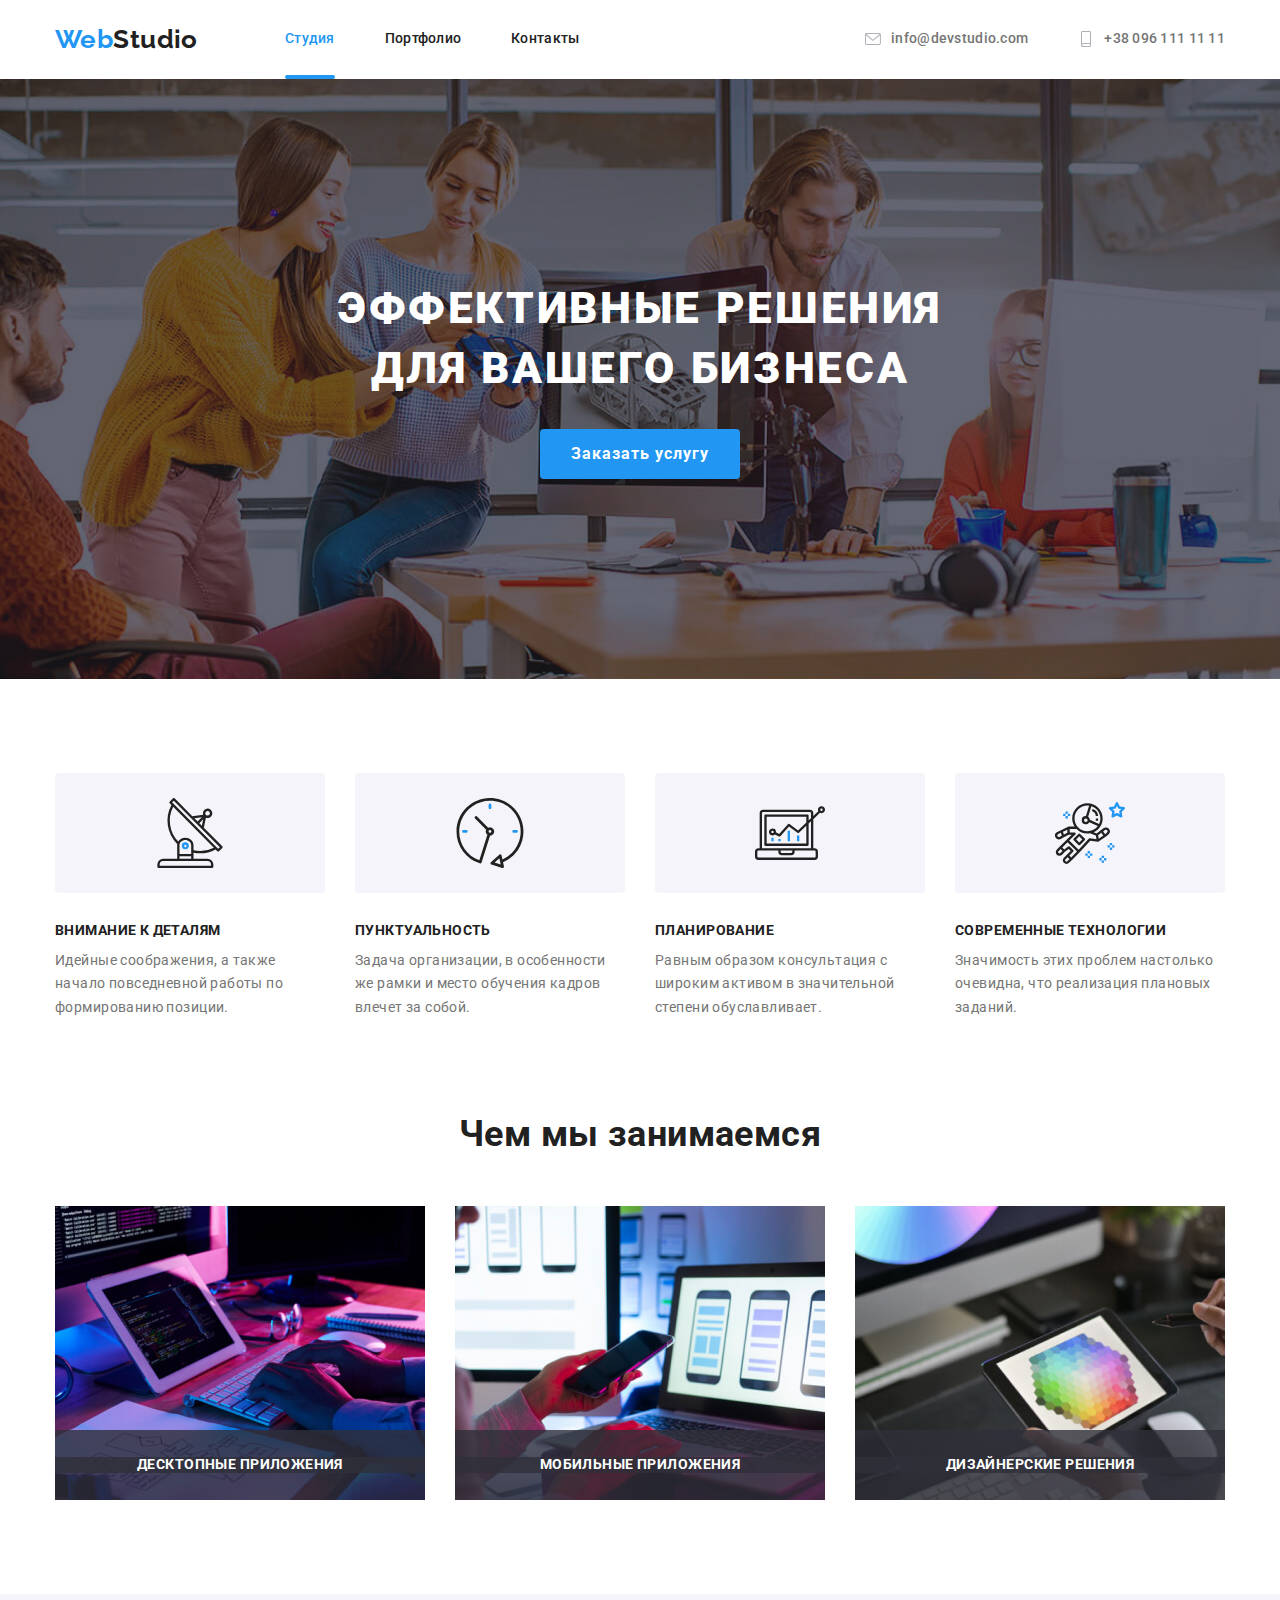
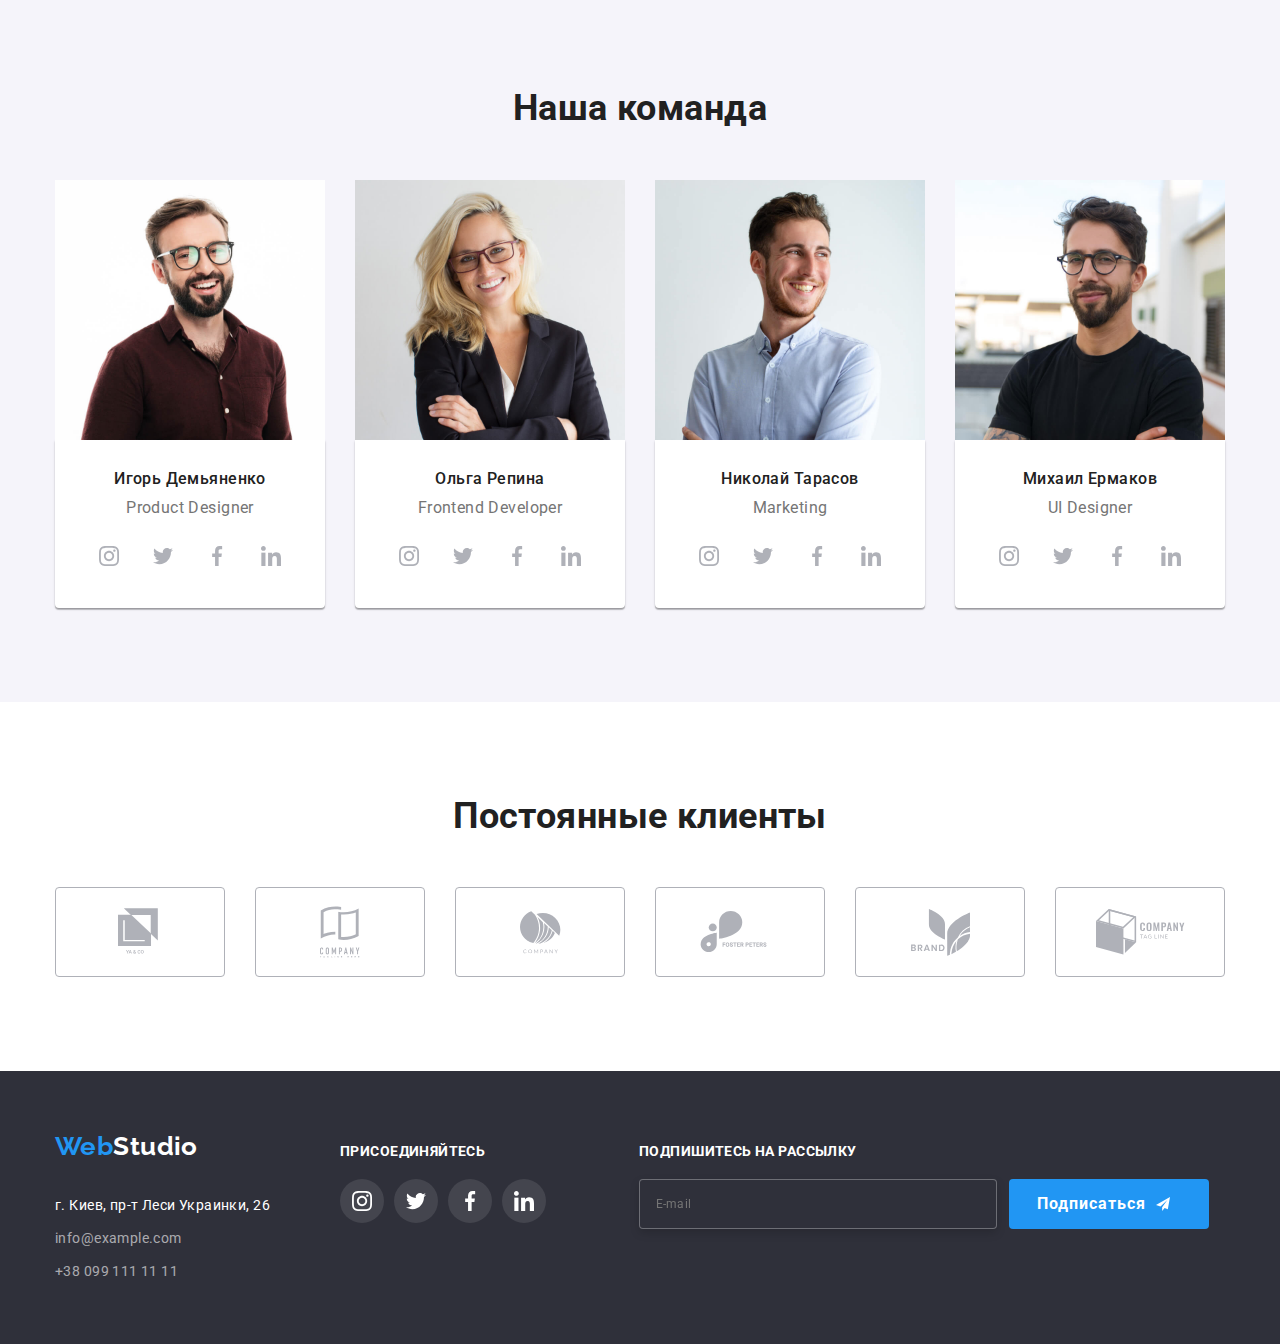
<file: index.html>
<!DOCTYPE html>
<html lang="ru">
  <head>
    <meta charset="UTF-8" />
    <meta name="viewport" content="width=device-width, initial-scale=1.0" />
    <title>Студия</title>
    <link link href="https://fonts.googleapis.com/css2?family=Raleway:wght@500&family=Roboto:wght@400;500;700;900&display=swap" rel="stylesheet" />
    <link rel="stylesheet" href="./css/main.min.css" /> 
  </head>

  <body class="page">
    <!--Шапка-->
    <header class="page-header">
      <div class="container">
      <nav>
        <a href="./index.html" class="logo link">Web<span class="logo-secondary">Studio</span></a>
      
        <ul class="site-nav list">
          <li class="item"><a href="./index.html" class="link current">Студия</a></li>
          <li class="item"><a href="./portfolio.html" class="link">Портфолио</a></li>
          <li class="item"><a href="" class="link">Контакты</a></li>                                   
        </ul>
      
        <ul class="auth-nav list">
          <li class="item"><a href="" class="link">
            <svg class="header-icon"><use href="./images/sprite.svg#icon-envelope"></use></svg>info@devstudio.com</a></li>
          <li class="item"><a href="" class="link">
            <svg class="header-icon" ><use href="./images/sprite.svg#icon-smartphone"></use></svg>+38 096 111 11 11</a></li>
        </ul>
      </nav>
      </div> 
    </header>

    <main>
      <!--Герой-->
      <section class="hero">
      <div class="container">
        <h1 class="hero-title">Эффективные решения<br> для вашего бизнеса</h1>
        <button class="button link" type="button" data-modal-open>Заказать услугу</button>
        <!-- <a href="" class="button link" data-modal-open>Заказать услугу</a> -->
      </div>
      </section>

      <!--Наши плюсы-->
      <section class="section weprossection">
      <div class="container wepros">
        <h2 hidden class="section-title">преимущества</h2>
        <!--Скрытый заголовок-->
        <ul class="benefits list">
          <li class="benefits-list-item-first marging-list">
            <h3 class="title">Внимание к деталям</h3>
            <p class="text">
              Идейные соображения, а также начало повседневной работы по
              формированию позиции.
            </p>
          </li>
          <li class="benefits-list-item-secondary marging-list">
            <h3 class="title">Пунктуальность</h3>
            <p class="text">
              Задача организации, в особенности же рамки и место обучения кадров
              влечет за собой.
            </p>
          </li>
          <li class="benefits-list-item-third marging-list">
            <h3 class="title">Планирование</h3>
            <p class="text">
              Равным образом консультация с широким активом в значительной
              степени обуславливает.
            </p>
          </li>
          <li class="benefits-list-item-fourth marging-list">
            <h3 class="title">Современные технологии</h3>
            <p class="text">
              Значимость этих проблем настолько очевидна, что реализация
              плановых заданий.
            </p>
          </li>
        </ul>
      </div>
      </section>

      <!--Чем мы занимаемся-->
      <section class="section">
      <div class="container wedo">
        <h2 class="section-title">Чем мы занимаемся</h2>
        <ul class="list wedo-list">
          <li class="item">
            <img src="./images/occupation/img-1.jpg" alt="ноутбук" width="370"
            height="294" />
            <div class="wedo-list-container">
            <h3 class="title-secondary">Десктопные приложения</h3></div>
          </li>
          <li class="item">
            <img src="./images/occupation/img-2.jpg" alt="мобильный телефон"
            width="370" height="294" />
            <div class="wedo-list-container">
            <h3 class="title-secondary">Мобильные приложения</h3></div>
          </li>
          <li class="item">
            <img src="./images/occupation/img-3.jpg" alt="ноутбук" width="370"
            height="294" />
            <div class="wedo-list-container">
            <h3 class="title-secondary">Дизайнерские решения</h3></div>
          </li>
        </ul>
      </div>
      </section>

      <!--Наша команда-->
      <section class="section ourteam">
      <div class="container ourteam-container">
        <h2 class="section-title">Наша команда</h2>
        <ul class="list ourteam-list">
          <li class="item">
            <img src="./images/our-team/photo-1.jpg" alt="фото сотрудника"
            width="270" height="260" />
            <div class="ourteam-content">
            <h3 class="title-primery ourteam-title-margin">Игорь Демьяненко</h3>
            <p class="text">Product Designer</p>
            <ul class="list list-socialnetworks ourteam-socialnetworks">
              <li class="item-socialnetworks "><a href="" aria-label="Ссылка на Instagram">
                <svg class="ourteam-icon"><use href="./images/sprite.svg#icon-instagram"></use></svg>
              </a></li>
              <li class="item-socialnetworks "><a href="" aria-label="Ссылка на Twitter">
                <svg class="ourteam-icon"><use href="./images/sprite.svg#icon-twitter"></use></svg>
              </a></li>
              <li class="item-socialnetworks "><a href="" aria-label="Ссылка на Facebook">
                <svg class="ourteam-icon"><use href="./images/sprite.svg#icon-facebook"></use></svg>
            </a></li>
              <li class="item-socialnetworks "><a href="" aria-label="Ссылка на LinkedIn">
                <svg class="ourteam-icon"><use href="./images/sprite.svg#icon-linkedin"></use></svg>
              </a></li>
            </ul>
            </div>
          </li>
          <li class="item">
            <img src="./images/our-team/photo-2.jpg" alt="фото сотрудника"
            width="270" height="260" />
            <div class="ourteam-content">
            <h3 class="title-primery ourteam-title-margin">Ольга Репина</h3>
            <p class="text">Frontend Developer</p>
            <ul class="list list-socialnetworks ourteam-socialnetworks">
              <li class="item-socialnetworks "><a href="" aria-label="Ссылка на Instagram">
                <svg class="ourteam-icon"><use href="./images/sprite.svg#icon-instagram"></use></svg>
                </a></li>
              <li class="item-socialnetworks "><a href="" aria-label="Ссылка на Twitter">
                <svg class="ourteam-icon"><use href="./images/sprite.svg#icon-twitter"></use></svg>
                </a></li>
              <li class="item-socialnetworks "><a href="" aria-label="Ссылка на Facebook">
                <svg class="ourteam-icon"><use href="./images/sprite.svg#icon-facebook"></use></svg>
                </a></li>
              <li class="item-socialnetworks "><a href="" aria-label="Ссылка на LinkedIn">
                <svg class="ourteam-icon"><use href="./images/sprite.svg#icon-linkedin"></use></svg>
                </a></li>
            </ul> 
            </div>
            </li>
            <li class="item">
            <img src="./images/our-team/photo-3.jpg" alt="фото сотрудника"
            width="270" height="260" />
            <div class="ourteam-content">
            <h3 class="title-primery ourteam-title-margin">Николай Тарасов</h3>
            <p class="text">Marketing</p>
            <ul class="list list-socialnetworks ourteam-socialnetworks">
              <li class="item-socialnetworks "><a href="" aria-label="Ссылка на Instagram">
                  <svg class="ourteam-icon"><use href="./images/sprite.svg#icon-instagram"></use></svg>
                </a></li>
              <li class="item-socialnetworks "><a href="" aria-label="Ссылка на Twitter">
                  <svg class="ourteam-icon"><use href="./images/sprite.svg#icon-twitter"></use></svg>
                </a></li>
              <li class="item-socialnetworks "><a href="" aria-label="Ссылка на Facebook">
                  <svg class="ourteam-icon"><use href="./images/sprite.svg#icon-facebook"></use></svg>
                </a></li>
              <li class="item-socialnetworks"><a href="" aria-label="Ссылка на LinkedIn">
                  <svg class="ourteam-icon"><use href="./images/sprite.svg#icon-linkedin"></use></svg>
                </a></li>
            </ul>
          </div>
          </li>
          <li class="item">
            <img src="./images/our-team/photo-4.jpg" alt="фото сотрудника"
            width="270" height="260" />
            <div class="ourteam-content">
              <h3 class="title-primery ourteam-title-margin">Михаил Ермаков</h3>
              <p class="text">UI Designer</p>
              <ul class="list list-socialnetworks ourteam-socialnetworks">
                <li class="item-socialnetworks "><a  href="" aria-label="Ссылка на Instagram">
                    <svg class="ourteam-icon">
                      <use href="./images/sprite.svg#icon-instagram"></use>
                    </svg>
                  </a></li>
                <li class="item-socialnetworks"><a  href="" aria-label="Ссылка на Twitter">
                    <svg class="ourteam-icon">
                      <use href="./images/sprite.svg#icon-twitter"></use>
                    </svg>
                  </a></li>
                <li class="item-socialnetworks"><a  href="" aria-label="Ссылка на Facebook">
                    <svg class="ourteam-icon">
                      <use href="./images/sprite.svg#icon-facebook"></use>
                    </svg>
                  </a></li>
                <li class="item-socialnetworks"><a  href="" aria-label="Ссылка на LinkedIn">
                    <svg class="ourteam-icon">
                      <use href="./images/sprite.svg#icon-linkedin"></use>
                    </svg>
                  </a></li>
              </ul>
            </div>
      </div>
      </section>

      <!-- Постоянные клиенты--> 
       <section class="section clients">
      <div class="container">
        <h2 class="section-title">Постоянные клиенты</h2>
        <ul class="list clients-list">
          <li class="item"><a href="">
            <svg class="clients-icon" width="44px" height="49px">
              <use href="./images/sprite.svg#icon-logo-1" ></use>
            </svg>
          </a></li> 
          <li class="item"><a href="">
            <svg class="clients-icon" width="40" height="52">
              <use href="./images/sprite.svg#icon-logo-2" ></use>
            </svg></a></li>
          <li class="item"><a href="">
            <svg class="clients-icon" width="41" height="43">
              <use href="./images/sprite.svg#icon-logo-3"></use>
            </svg></a></li>
          <li class="item"><a href="">
            <svg class="clients-icon"  width="80" height="42">
              <use href="./images/sprite.svg#icon-logo-4"></use>
            </svg></a></li>
          <li class="item"><a href="">
            <svg class="clients-icon" width="59" height="47">
              <use href="./images/sprite.svg#icon-logo-5" ></use>
            </svg></a></li>
          <li class="item"><a href="">
            <svg class="clients-icon" width="89" height="46">
              <use href="./images/sprite.svg#icon-logo-6"></use>
            </svg></a></li> 
        </ul>
      </section>
      </div>
    </main>

    <!--Футер-->
    <footer class="footer">
      <div class="container">
        <div class="first-container-footer">
          <a href="" class="logo link">
            <p>Web<span class="alternative">Studio</span></p>
          </a>
          <address class="footer-address">
            <ul class="list">
              <li class="item"><a>г. Киев, пр-т Леси Украинки, 26</a></li> <!--ссылка на геолокацию?-->
              <li class="item"><a href="" class="address-link link">info@example.com</a></li>
              <li class="item"><a href="" class="address-link link">+38 099 111 11 11</a></li>
            </ul>
          </address>
        </div>
    
        <div class="secondary-container-footer">
            <p class="text">присоединяйтесь</p>
            <ul class="list list-secondary-container-footer list-socialnetworks">
              <li class="item socialnetworks-item"><a href="" aria-label="Ссылка на Instagram">
                <svg class="footer-icon">
                  <use href="./images/sprite.svg#icon-instagram"></use>
                </svg>
              </a></li>
              <li class="item socialnetworks-item"><a href="" aria-label="Ссылка на Twitter">
                <svg class="footer-icon">
                  <use href="./images/sprite.svg#icon-twitter"></use>
                </svg>
              </a></li>
              <li class="item socialnetworks-item"><a  href="" aria-label="Ссылка на Facebook">
                <svg class="footer-icon">
                  <use href="./images/sprite.svg#icon-facebook"></use>
                </svg>
              </a></li>
              <li class="item socialnetworks-item"><a href="" aria-label="Ссылка на Facebook">
                  <svg class="footer-icon">
                    <use href="./images/sprite.svg#icon-linkedin"></use>
                  </svg>
                </a></li>
            </ul>
          </div>
    
          <div class="third-container-footer">
            <p class="text">Подпишитесь на рассылку</p>
            <form class="footer-contact-form" method="post">
              <label class="footer-contact-form-label">
              <input class="contact-form-input" type="email" name="use-email" placeholder="E-mail" required /></label>
              <button class="button footer-contact-form-bt" type="submit">Подписаться<svg class="footer-icon-bt"><use href="./images/sprite.svg#icon-icon-send"></use></svg></button>
            </form>
          </div>

      </div>
    </footer>

    <div class="backdrop is-hidden " data-modal>
      <div class="form-wrapper">
        <button class="form-wrapper-close-btn" type=batton data-modal-close>
          <svg class="form-wrapper-btn-icon" width="11" height="11">
            <use href="./images/sprite.svg#icon-Vector" ></use>
          </svg>
        </button>
        <h2 class="title">Оставьте свои данные, мы вам перезвоним</h2>

        <form class="contact-form" action="#">
          <div class="contact-form-field">
            <label class="contact-form-label label" for="use-name">Имя
              <svg class="person-black input-boxi"><use href="./images/sprite.svg#icon-person-black"></use></svg></label>
            <input class="contact-form-input" type="text"name="use-name" id="use-name" required placeholder=" "></div>

          <div class="contact-form-field">
            <Label class="form-label label" for="use-phone">Телефон
              <svg class="email-black input-boxi"><use href="./images/sprite.svg#icon-phone-black"></use></svg></Label>
            <input class="contact-form-input" type="tel" name="use-phone" id="use-phone" required placeholder=" "></div>

          <div class="contact-form-field">
            <label class="contact-form-label label" for="use-email">Почта
              <svg class="email-black input-boxi"><use href="./images/sprite.svg#icon-email-black"></use></svg></label>
            <input class="contact-form-input" type="email" name="use-email" id="use-email" required placeholder=" "></div>
            
          <div>           
            <label class="contact-form-label" for="use-message">Комментарий</label>
            <textarea class="contact-form-textarea"name="use-message" id="use-message" placeholder="Введите текст"></textarea></div>

          <div class="box-policy">
            <label class="modal-form-check-label label" for="policy">
            <input class="contact-form-check-policy check-box" type="checkbox" name="policy" id="policy" value="accept-policy">
            <span class=".check-box "></span>Соглашаюсь с рассылкой и принимаю <a href="" target="_blank">Условия договора</a></label></div>
          
          <button class="button" type="submit" class="contact-forn-btn">Отправить</button>
        </form>
      </div>
    </div>

    <script src="./jc/modai.jc"></script>
  </body>
</html>



<!-- <ul class="list menu">
    <li class="item scooter"></li>
    <li class="item skate"></li>
    <li class="item rollers"></li>
    <li class="item velo"><ul>
      <li class="item road-bike"></li>
      <li class="item mountain-bike"></li>
      <li class="item track-bike"></li>
    </ul></li>
</ul> -->
</file>
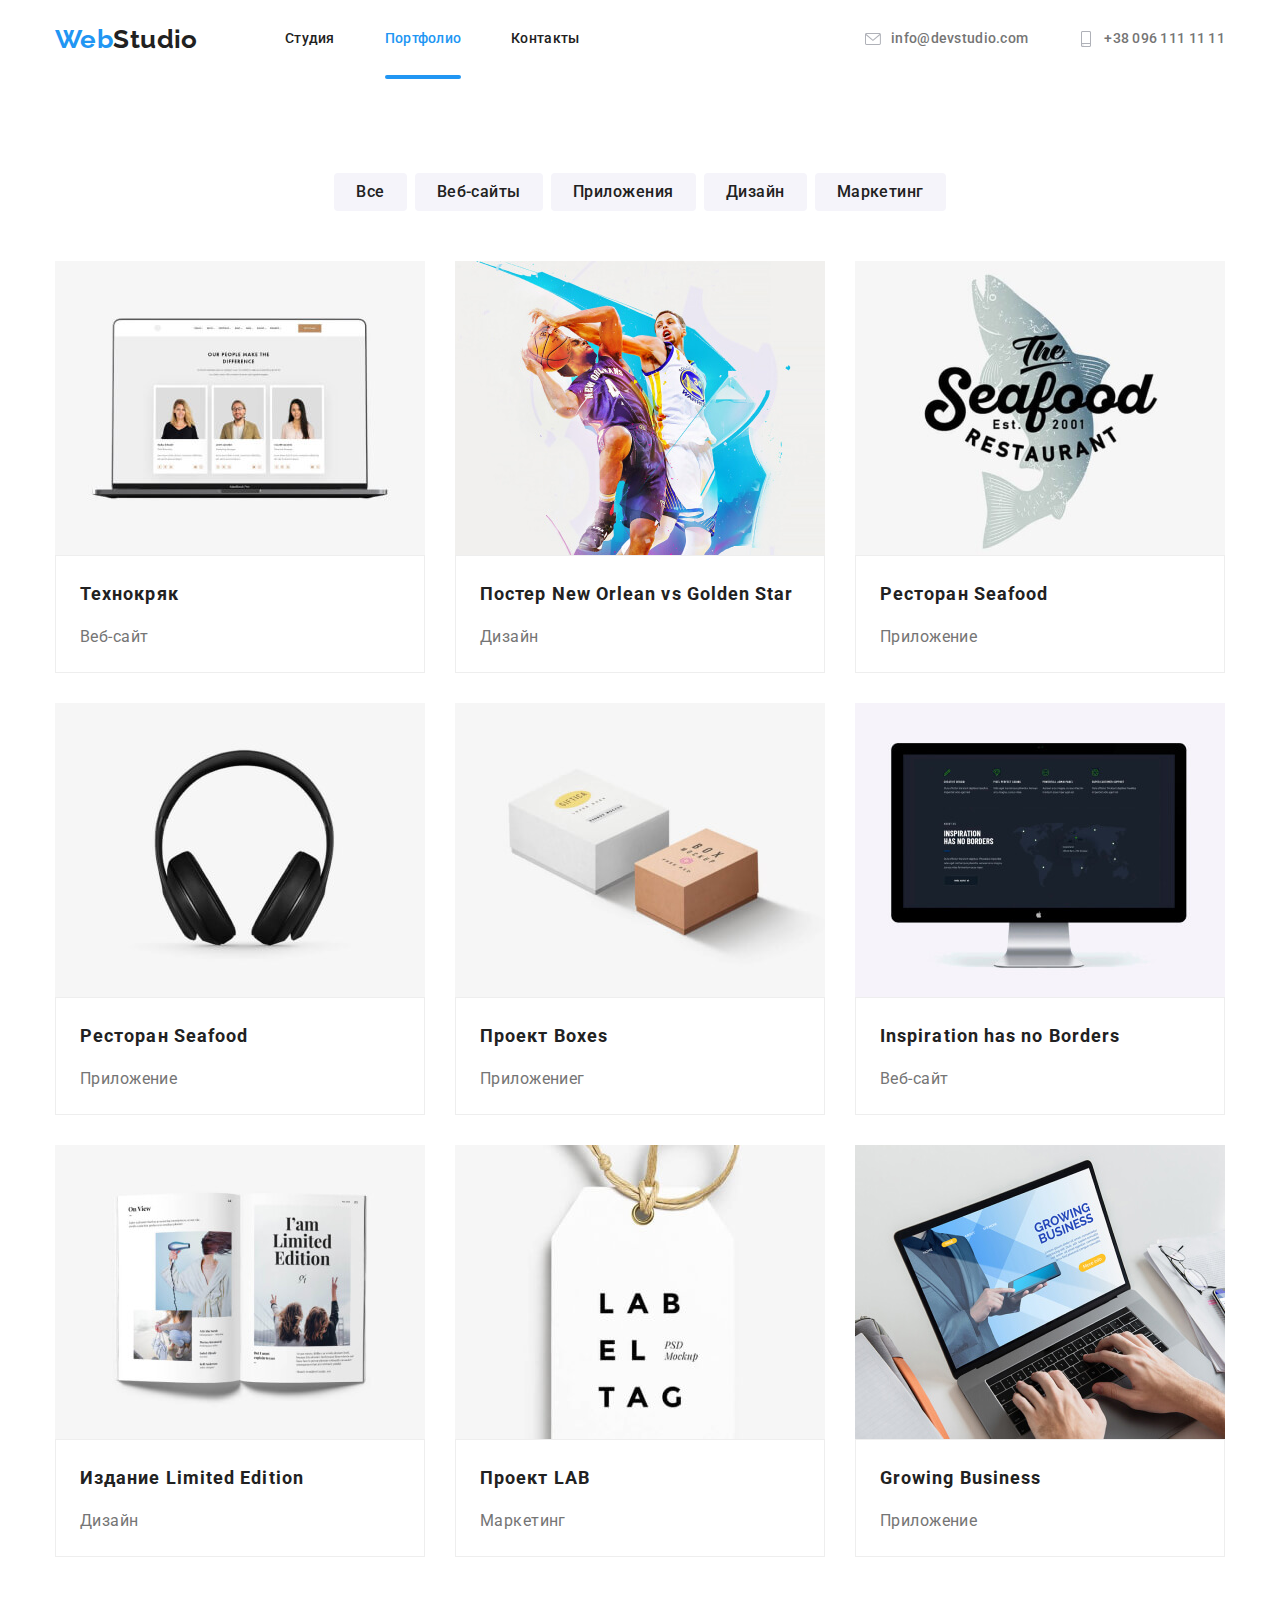
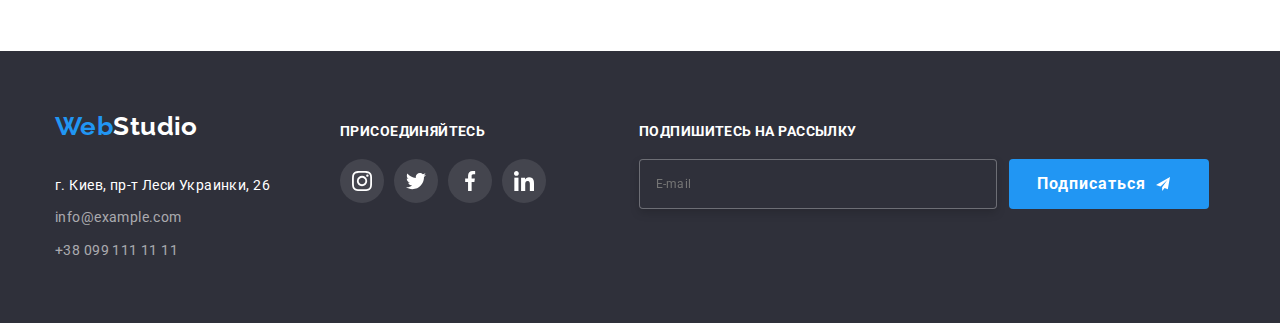
<file: portfolio.html>
<!DOCTYPE html>
<html lang="ru">
  <head>
    <meta charset="UTF-8" />
    <meta name="viewport" content="width=device-width, initial-scale=1.0" />
    <title>Портфолио</title>
    <link href="https://fonts.googleapis.com/css2?family=Raleway:wght@500&family=Roboto:wght@400;500;700;900&display=swap"rel="stylesheet"/>
    <link rel="stylesheet" href="./css/main.min.css" />
  </head>

  <body class="page">
    <!--Шапка-->
    <header class="page-header">
      <div class="container">
        <nav>
          <a href="./index.html" class="logo link">Web<span class="logo-secondary">Studio</span></a>

          <ul class="site-nav list">
            <li class="item"><a href="./index.html" class="link">Студия</a></li>
            <li class="item"><a href="" class="link current">Портфолио</a></li>
            <li class="item"><a href="" class="link">Контакты</a></li>
          </ul>

          <ul class="auth-nav list">
            <li class="item">
              <a href="" class="link">
                <svg class="header-icon">
                  <use href="./images/sprite.svg#icon-envelope"></use>
                </svg>
                info@devstudio.com</a
              >
            </li>
            <li class="item">
              <a href="" class="link">
                <svg class="header-icon">
                  <use href="./images/sprite.svg#icon-smartphone"></use>
                </svg>
                +38 096 111 11 11</a
              >
            </li>
          </ul>
        </nav>
      </div>
    </header>

    <main>
      <!--Галерея-->
      <section class="section gallery">
        <div class="container">
          <h1 hidden class="portfolio-title">Портфолио</h1>
          <!--Скрытый заголовок-->
          <ul class="list gallery-button">
            <li class="item">
              <button type="button" class="button">Все</button>
            </li>
            <li class="item">
              <button type="button" class="button">Веб-сайты</button>
            </li>
            <li class="item">
              <button type="button" class="button">Приложения</button>
            </li>
            <li class="item">
              <button type="button" class="button">Дизайн</button>
            </li>
            <li class="item">
              <button type="button" class="button">Маркетинг</button>
            </li>
          </ul>

          <ul class="list gallery-work">
            <li class="item">
              <a href="" class="link">
                <div class="gallery-work-photo-container">
                  <img src="./images/gallery/project-1.jpg" alt="фото сотрудников" width="370" height="294" />

                  <div class="gallery-work-text-container">
                    <p>
                      Технокряк это современная площадка распространения коронавируса. Компании используют эту платформу
                      для цифрового шпионажа и атак на защищённые сервера конкурентов.
                    </p>
                  </div>
                </div>
                <div class="gallery-card-content">
                  <h2 class="title-primery gallery-title-padding">Технокряк</h2>
                  <p class="text">Веб-сайт</p>
                </div>
              </a>
            </li>
            <li class="item">
              <a href="" class="link">
                <div class="gallery-work-photo-container">
                  <img src="./images/gallery/project-2.jpg" alt="фото с баскетболистами" width="370" height="294" />

                  <div class="gallery-work-text-container">
                    <p>
                      Технокряк это современная площадка распространения коронавируса. Компании используют эту платформу
                      для цифрового шпионажа и атак на защищённые сервера конкурентов.
                    </p>
                  </div>
                </div>
                <div class="gallery-card-content">
                  <h2 class="title-primery gallery-title-padding">
                    Постер New Orlean vs Golden Star
                  </h2>
                  <p class="text">Дизайн</p>
                </div>
              </a>
            </li>
            <li class="item">
              <a href="" class="link">
                <div class="gallery-work-photo-container">
                  <img src="./images/gallery/project-3.jpg" alt="логотип ресторана" width="370" height="294" />

                  <div class="gallery-work-text-container">
                    <p>
                      Технокряк это современная площадка распространения коронавируса. Компании используют эту платформу
                      для цифрового шпионажа и атак на защищённые сервера конкурентов
                    </p>
                  </div>
                </div>
                <div class="gallery-card-content">
                  <h2 class="title-primery gallery-title-padding">
                    Ресторан Seafood
                  </h2>
                  <p class="text">Приложение</p>
                </div>
              </a>
            </li>
            <li class="item">
              <a href="" class="link">
                <div class="gallery-work-photo-container">
                  <img src="./images/gallery/project-4.jpg" alt="фото наушников" width="370" height="294" />

                  <div class="gallery-work-text-container">
                    <p>
                      Технокряк это современная площадка распространения коронавируса. Компании используют эту платформу
                      для цифрового шпионажа и атак на защищённые сервера конкурентов.
                    </p>
                  </div>
                </div>
                <div class="gallery-card-content">
                  <h2 class="title-primery gallery-title-padding">
                    Ресторан Seafood
                  </h2>
                  <p class="text">Приложение</p>
                </div>
              </a>
            </li>
            <li class="item">
              <a href="" class="link">
                <div class="gallery-work-photo-container">
                  <img src="./images/gallery/project-5.jpg" alt="фото коробок" width="370" height="294" />

                  <div class="gallery-work-text-container">
                    <p>
                      Технокряк это современная площадка распространения коронавируса. Компании используют эту платформу
                      для цифрового шпионажа и атак на защищённые сервера конкурентов.
                    </p>
                  </div>
                </div>
                <div class="gallery-card-content">
                  <h2 class="title-primery gallery-title-padding">
                    Проект Boxes
                  </h2>
                  <p class="text">Приложениег</p>
                </div>
              </a>
            </li>
            <li class="item">
              <a href="" class="link">
                <div class="gallery-work-photo-container">
                  <img src="./images/gallery/project-6.jpg" alt="монитор" width="370" height="294" />

                  <div class="gallery-work-text-container">
                    <p>
                      Технокряк это современная площадка распространения коронавируса. Компании используют эту платформу
                      для цифрового шпионажа и атак на защищённые сервера конкурентов.
                    </p>
                  </div>
                </div>
                <div class="gallery-card-content">
                  <h2 class="title-primery gallery-title-padding">
                    Inspiration has no Borders
                  </h2>
                  <p class="text">Веб-сайт</p>
                </div>
              </a>
            </li>
            <li class="item">
              <a href="" class="link">
                <div class="gallery-work-photo-container">
                  <img src="./images/gallery/project-7.jpg" alt="фото бумажного издания" width="370" height="294" />

                  <div class="gallery-work-text-container">
                    <p>
                      Технокряк это современная площадка распространения коронавируса. Компании используют эту платформу
                      для цифрового шпионажа и атак на защищённые сервера конкурентов.
                    </p>
                  </div>
                </div>
                <div class="gallery-card-content">
                  <h2 class="title-primery gallery-title-padding">
                    Издание Limited Edition
                  </h2>
                  <p class="text">Дизайн</p>
                </div>
              </a>
            </li>
            <li class="item">
              <a href="" class="link">
                <div class="gallery-work-photo-container">
                  <img src="./images/gallery/project-8.jpg" alt="бирка" width="370" height="294" />

                  <div class="gallery-work-text-container">
                    <p>
                      Технокряк это современная площадка распространения коронавируса. Компании используют эту платформу
                      для цифрового шпионажа и атак на защищённые сервера конкурентов.
                    </p>
                  </div>
                </div>
                <div class="gallery-card-content">
                  <h2 class="title-primery gallery-title-padding">
                    Проект LAB
                  </h2>
                  <p class="text">Маркетинг</p>
                </div>
              </a>
            </li>
            <li class="item">
              <a href="" class="link">
                <div class="gallery-work-photo-container">
                  <img src="./images/gallery/project-9.jpg" alt="ноутбук" width="370" height="294" />

                  <div class="gallery-work-text-container">
                    <p>
                      Технокряк это современная площадка распространения коронавируса. Компании используют эту платформу
                      для цифрового шпионажа и атак на защищённые сервера конкурентов.
                    </p>
                  </div>
                </div>
                <div class="gallery-card-content">
                  <h2 class="title-primery gallery-title-padding">
                    Growing Business
                  </h2>
                  <p class="text">Приложение</p>
                </div>
              </a>
            </li>
          </ul>
        </div>
      </section>
    </main>

    <!--Футер-->
    <footer class="footer">
      <div class="container">
        <div class="first-container-footer">
          <a href="" class="logo link">
            <p>Web<span class="alternative">Studio</span></p>
          </a>
          <address class="footer-address">
            <ul class="list">
              <li class="item"><a>г. Киев, пр-т Леси Украинки, 26</a></li>
              <!--ссылка на геолокацию?-->
              <li class="item">
                <a href="" class="address-link link">info@example.com</a>
              </li>
              <li class="item">
                <a href="" class="address-link link">+38 099 111 11 11</a>
              </li>
            </ul>
          </address>
        </div>

        <div class="secondary-container-footer">
          <p class="text">присоединяйтесь</p>
          <ul class="list list-secondary-container-footer list-socialnetworks">
            <li class="item socialnetworks-item">
              <a href="" aria-label="Ссылка на Instagram">
                <svg class="footer-icon">
                  <use href="./images/sprite.svg#icon-instagram"></use>
                </svg>
              </a>
            </li>
            <li class="item socialnetworks-item">
              <a href="" aria-label="Ссылка на Twitter">
                <svg class="footer-icon">
                  <use href="./images/sprite.svg#icon-twitter"></use>
                </svg>
              </a>
            </li>
            <li class="item socialnetworks-item">
              <a href="" aria-label="Ссылка на Facebook">
                <svg class="footer-icon">
                  <use href="./images/sprite.svg#icon-facebook"></use>
                </svg>
              </a>
            </li>
            <li class="item socialnetworks-item">
              <a href="" aria-label="Ссылка на Facebook">
                <svg class="footer-icon">
                  <use href="./images/sprite.svg#icon-linkedin"></use>
                </svg>
              </a>
            </li>
          </ul>
        </div>

        <div class="third-container-footer">
          <p class="text">Подпишитесь на рассылку</p>
          <form class="footer-contact-form" method="post">
            <label class="footer-contact-form-label">
              <input class="contact-form-input" type="email" name="use-email" placeholder="E-mail" required /></label>
            <button class="button footer-contact-form-bt" type="submit">Подписаться<svg class="footer-icon-bt">
                <use href="./images/sprite.svg#icon-icon-send"></use>
              </svg></button>
          </form>
        </div>
        
      </div>
    </footer>
  </body>
</html>
</file>
<file: css/main.min.css>
/*! normalize.css v8.0.1 | MIT License | github.com/necolas/normalize.css */html{line-height:1.15;-webkit-text-size-adjust:100%}body{margin:0}main{display:block}h1{font-size:2em;margin:0.67em 0}hr{box-sizing:content-box;height:0;overflow:visible}pre{font-family:monospace, monospace;font-size:1em}a{background-color:transparent}abbr[title]{border-bottom:none;text-decoration:underline;text-decoration:underline dotted}b,strong{font-weight:bolder}code,kbd,samp{font-family:monospace, monospace;font-size:1em}small{font-size:80%}sub,sup{font-size:75%;line-height:0;position:relative;vertical-align:baseline}sub{bottom:-0.25em}sup{top:-0.5em}img{border-style:none}button,input,optgroup,select,textarea{font-family:inherit;font-size:100%;line-height:1.15;margin:0}button,input{overflow:visible}button,select{text-transform:none}button,[type="button"],[type="reset"],[type="submit"]{-webkit-appearance:button}button::-moz-focus-inner,[type="button"]::-moz-focus-inner,[type="reset"]::-moz-focus-inner,[type="submit"]::-moz-focus-inner{border-style:none;padding:0}button:-moz-focusring,[type="button"]:-moz-focusring,[type="reset"]:-moz-focusring,[type="submit"]:-moz-focusring{outline:1px dotted ButtonText}fieldset{padding:0.35em 0.75em 0.625em}legend{box-sizing:border-box;color:inherit;display:table;max-width:100%;padding:0;white-space:normal}progress{vertical-align:baseline}textarea{overflow:auto}[type="checkbox"],[type="radio"]{box-sizing:border-box;padding:0}[type="number"]::-webkit-inner-spin-button,[type="number"]::-webkit-outer-spin-button{height:auto}[type="search"]{-webkit-appearance:textfield;outline-offset:-2px}[type="search"]::-webkit-search-decoration{-webkit-appearance:none}::-webkit-file-upload-button{-webkit-appearance:button;font:inherit}details{display:block}summary{display:list-item}template{display:none}[hidden]{display:none}html{box-sizing:border-box}*,*::before,*::after{box-sizing:inherit;margin:0;padding:0}.page{background-color:#fff;color:#757575;font-family:Roboto,sans-serif;letter-spacing:0.03em;font-size:14px;line-height:1.71}.button{text-decoration:none;border:none}.list{list-style:none}.link{text-decoration:none}img{display:block;max-width:100%;height:auto}svg{fill:#afb1b8}.container{margin:0 auto;padding-left:15px;padding-right:15px;width:1200px}.backdrop{position:fixed;width:100%;height:100%;top:0;left:0;background-color:rgba(0,0,0,0.2)}.backdrop svg{fill:#000}.is-hidden{opacity:0;visibility:hidden}.form-wrapper{position:absolute;top:221px;left:50%;transform:translateX(-50%);width:528px;height:581px;background:#fff;box-shadow:0px 1px 3px rgba(0,0,0,0.12),0px 1px 1px rgba(0,0,0,0.14),0px 2px 1px rgba(0,0,0,0.2);border-radius:4px;padding:40px;margin-left:auto;margin-right:auto}.form-wrapper-close-btn{position:absolute;right:8px;top:8px;width:30px;height:30px;cursor:pointer;background:#fff;border:1px solid rgba(0,0,0,0.1);border-radius:50%;box-sizing:border-box;transition:all 250ms cubic-bezier(0.4, 0, 0.2, 1)}.form-wrapper-close-btn:hover svg,.form-wrapper-close-btn:focus svg{fill:#2196f3}label{font-family:Roboto,sans-serif;font-style:normal;font-weight:normal;font-size:12px;line-height:1.667;letter-spacing:0.01em;color:#757575}.contact-form-field{position:relative}.input-boxi{position:absolute;width:18px;height:18px;top:46%;left:10%;transform:translateX(-180%);transition:all 250ms cubic-bezier(0.4, 0, 0.2, 1);background-color:#fff}.contact-form-field .person-black:focus,.contact-form-field .person-black:hover{fill:#000}.contact-form-field .phone-black:focus .contact-form-field .phone-black:hover{fill:#000}.contact-form-field .email-black:focus .contact-form-field .email-black:hover{fill:#000}.contact-form-field .person-black:hover,.contact-form-field .person-black:focus,.contact-form-field .phone-black:hover,.contact-form-field .phone-black:focus,.contact-form-field .email-black:hover,.contact-form-field .email-black:focus{fill:#2196f3}.contact-form-input:not(:placeholder-shown)+.contact-form-label .input-box:hover,.contact-form-input:not(:placeholder-shown)+.contact-form-label .input-box:focus{fill:#2196f3}.contact-form-check-policy{appearance:none}.box-policy{position:relative}.check-box{position:absolute;width:16px;height:16px;top:0%;left:2%;transform:translateY(-50%);background-color:#fff}.check-box:checked{background-image:url(../images/icon-check.svg)}.modal-form-check-label{display:flex;margin-left:41px;font-family:Roboto,sans-serif;font-style:normal;font-weight:normal;font-size:14px;line-height:1.71px;letter-spacing:0.03em;color:#757575}.modal-form-check-label a{text-decoration:none;color:#2196f3}.contact-form{display:flex;flex-direction:column}.contact-form-input{width:100%;height:40px;border:1px solid rgba(33,33,33,0.2);box-sizing:border-box;border-radius:4px;background-color:transparent;color:#757575;padding-top:12px;padding-right:16px;padding-bottom:12px;padding-left:42px;margin-bottom:10px;transition:all 250ms cubic-bezier(0.4, 0, 0.2, 1);font-family:Roboto,sans-serif;font-style:normal;font-weight:normal;font-size:12px;line-height:1.667px;letter-spacing:0.01em}.contact-form-textarea{width:100%;height:120px;border:1px solid rgba(33,33,33,0.2);box-sizing:border-box;border-radius:4px;background-color:transparent;color:rgba(117,117,117,0.5);padding-top:12px;padding-right:16px;padding-bottom:12px;padding-left:16px;margin-bottom:20px;resize:none;transition:all 250ms cubic-bezier(0.4, 0, 0.2, 1);font-family:Roboto,sans-serif;font-style:normal;font-weight:normal;font-size:12px;line-height:1.667px;letter-spacing:0.01em}.contact-form-input:hover,.contact-form-input:focus,.contact-form-textarea:hover,.contact-form-textarea:focus{outline:none;border:1px solid #2196f3}.contact-form .button{display:block;min-width:200px;padding-top:10px;padding-right:22px;padding-bottom:10px;padding-left:22px;margin-top:30px;margin-bottom:40px;text-align:center;letter-spacing:0.06em;margin-left:auto;margin-right:auto;border:none}.section{padding:94px 0}.benefits .title{margin-bottom:10px;color:#212121;font-weight:700;font-size:14px;line-height:1.14;text-transform:uppercase}.section-title{margin-bottom:50px;color:#212121;font-weight:700;font-size:36px;line-height:1.16;text-align:center}.title-secondary{margin-bottom:10px;color:#212121;background:rgba(47,48,58,0.8);font-weight:700;font-size:14px;line-height:1.14;text-align:center;text-transform:uppercase}.title-primery{color:#212121;font-weight:500;font-size:16px;line-height:1.18;text-align:center}.wedo-list-container h3{color:#fff;margin:0}.form-wrapper .title{font-family:Roboto,sans-serif;font-style:normal;font-weight:bold;font-size:20px;line-height:1.15;text-align:center;letter-spacing:0.03em;color:#212121}.gallery .title-primery{font-weight:700;font-size:18px;line-height:2;letter-spacing:0.06em;text-align:left}.gallery-title-padding{padding-bottom:10px}.ourteam-title-margin{margin-bottom:10px}.ourteam .text{margin-bottom:16px;font-size:16px;line-height:1.18;text-align:center}.gallery .text{font-size:16px;line-height:1.87;color:#757575}.gallery-work-text-container p{font-family:Roboto,sans-serif;font-style:normal;font-weight:normal;font-size:18px;line-height:1.56;letter-spacing:0.03em;color:#fff}.secondary-container-footer .text,.third-container-footer .text{margin-top:12px;margin-bottom:20px;font-weight:bold;font-size:14px;line-height:1.142;letter-spacing:0.03em;text-transform:uppercase}.button{background:#2196f3;color:#fff;font-weight:700;font-size:16px;line-height:1.87;display:flex;align-items:center;text-align:center;letter-spacing:0.06em;border-radius:4px}.hero .button{display:inline-block;min-width:200px;padding-top:10px;padding-right:22px;padding-bottom:10px;padding-left:22px;border-radius:4px}.gallery .button{border-radius:4px;padding-top:6px;padding-right:22px;padding-bottom:6px;padding-left:22px;color:#212121;background:#f5f4fa;font-weight:500;font-size:16px;line-height:1.62;text-align:center;letter-spacing:0.03em;border:none}.gallery-button .item:not(:last-child){margin-right:8px}.container .gallery-button{justify-content:center}.gallery-button{margin-bottom:50px;align-self:center}.gallery .button:hover:hover,.gallery .button:focus:focus{color:#fff;background-color:#2196f3;box-shadow:0px 3px 1px rgba(0,0,0,0.1),0px 1px 2px rgba(0,0,0,0.08),0px 2px 2px rgba(0,0,0,0.12);border:none}.page-header{padding-top:24px;padding-bottom:25px}nav{display:flex;align-items:center}nav .list{display:flex}.nomarging-bottom{padding:0}.list-socialnetworks{display:flex;justify-content:space-between;align-items:center}.auth-nav.item svg:first-child{width:16px;height:16px;margin-right:10px}.auth-nav .item svg:last-child{width:16px;height:16px;margin-right:10px}.auth-nav .item:not(:last-child){margin-right:50px}.auth-nav .link{color:#757575;font-weight:500;font-size:14px;line-height:1.14;letter-spacing:0.02em;display:flex;align-items:center;transition:all 250ms cubic-bezier(0.4, 0, 0.2, 1)}.auth-nav .link:hover,.auth-nav .link:focus,.auth-nav .link.current{color:#2196f3}.auth-nav .link:hover svg,.auth-nav .link:focus svg,.auth-nav .link.current{fill:#2196f3}.container .auth-nav{margin-left:auto}.site-nav .link{color:#212121;font-weight:500;font-size:14px;line-height:1.14;letter-spacing:0.02em;transition:all 250ms cubic-bezier(0.4, 0, 0.2, 1)}.site-nav .link:hover::after,.site-nav .link:focus::after,.site-nav .link.current::after{display:block;content:"";width:100%;position:absolute;top:45px;border-radius:2px;height:4px;background-color:#2196f3}.site-nav .item:not(:last-child){margin-right:50px}.site-nav .link:hover,.site-nav .link:focus,.site-nav .link.current{color:#2196f3}.site-nav .item .link{position:relative}.header-icon:hover,.header-icon:focus{fill:#2196f3}.item-socialnetworks{transition:all 250ms cubic-bezier(0.4, 0, 0.2, 1)}.logo{width:145px;height:30px;margin-right:85px;color:#2196f3;font-family:Raleway,sans-serif;font-weight:700;font-size:26px;line-height:1.19}.logo-secondary{color:#212121}.alternative{color:#fff}.hero{background-image:linear-gradient(rgba(47,48,58,0.4), rgba(47,48,58,0.4)),url(../images/Hero.jpg);background-repeat:no-repeat;background-position:center;background-size:cover;padding:200px 0;text-align:center}.hero-title{margin-top:0;margin-bottom:30px;color:#fff;font-weight:900;font-size:44px;line-height:1.36;text-align:center;letter-spacing:0.06em;text-transform:uppercase}.weprossection{padding-bottom:0}.container .benefits{display:flex;flex-wrap:wrap}.benefits-list-item-first{width:270px;fill:#2196f3}.benefits-list-item-first::before{display:block;content:"";margin-bottom:30px;height:120px;background-color:#f5f4fa;border-radius:4px;background-image:url(../images/antenna1.svg);background-position:center;background-repeat:no-repeat;fill:#212121}.benefits-list-item-secondary{width:270px;fill:#2196f3}.benefits-list-item-secondary::before{display:block;content:"";margin-bottom:30px;height:120px;background-color:#f5f4fa;border-radius:4px;background-image:url(../images/clock1.svg);background-position:center;background-repeat:no-repeat}.benefits-list-item-third{width:270px;fill:#2196f3}.benefits-list-item-third::before{display:block;content:"";margin-bottom:30px;height:120px;background-color:#f5f4fa;border-radius:4px;background-image:url(../images/diagram1.svg);background-position:center;background-repeat:no-repeat}.benefits-list-item-fourth{width:270px;fill:#2196f3}.benefits-list-item-fourth::before{display:block;content:"";margin-bottom:30px;height:120px;background-color:#f5f4fa;border-radius:4px;background-image:url(../images/astronaut1.svg);background-position:center;background-repeat:no-repeat}.benefits .marging-list:not(:last-child){margin-right:30px}.wedo .list{display:flex;flex-wrap:wrap}.wedo-list .item{position:relative}.wedo-list .item:not(:last-child){margin-right:30px}.wedo-list-container{position:absolute;width:100%;left:0;bottom:0;background:rgba(47,48,58,0.8);padding-top:27px;padding-bottom:27px}.ourteam{background:#f5f4fa}.ourteam .list{display:flex}.ourteam .item:not(:last-child){margin-right:30px}.ourteam-content{background-color:#fff;box-shadow:0px 1px 3px rgba(0,0,0,0.12),0px 1px 1px rgba(0,0,0,0.14),0px 2px 1px rgba(0,0,0,0.2);border-radius:0px 0px 4px 4px;padding-top:30px;padding-bottom:30px;padding-right:32px;padding-left:32px}.ourteam-content a{display:flex;align-items:center;justify-content:center;width:44px;height:44px;background-color:#fff;box-sizing:border-box;border-radius:50%}.ourteam-content a:hover,.ourteam-content a:focus{background-color:#2196f3}.ourteam-content a:hover svg,.ourteam-content a:focus svg{fill:#fff}.ourteam-socialnetworks .ourteam-icon{justify-content:space-between;width:20px;height:20px}.clients-list{display:flex;transition:all 250ms cubic-bezier(0.4, 0, 0.2, 1)}.clients a{display:flex;align-items:center;justify-content:center;width:170px;height:90px;border-width:1px;border-style:solid;border-color:#afb1b8;box-sizing:border-box;border-radius:4px}.clients a:hover,.clients a:focus{border:1px solid #2196f3}.clients a:hover svg,.clients a:focus svg{fill:#2196f3}.clients-list .item:not(:last-child){margin-right:30px}.gallery .list{display:flex;flex-wrap:wrap}.gallery-work{display:flex;flex-wrap:wrap}.gallery-work .item{transition:all 250ms cubic-bezier(0.4, 0, 0.2, 1)}.gallery-work .item:hover{box-sizing:border-box;background-color:#fff;box-shadow:0px 1px 1px rgba(0,0,0,0.12),0px 4px 4px rgba(0,0,0,0.06),1px 4px 6px rgba(0,0,0,0.16)}.gallery-work .item:not(:nth-child(3n)){margin-right:30px}.gallery-work .item:not(:nth-last-child(-n+3)){margin-bottom:30px}.gallery-card-content{box-sizing:border-box;padding-top:20px;padding-left:24px;padding-right:24px;padding-bottom:20px;border:1px solid #eee;background:#fff}.gallery-work-text-container{position:absolute;top:0;left:0;padding-top:63px;padding-right:24px;padding-bottom:63px;padding-left:24px;width:100%;height:100%;transform:translateY(100%);transition:all 250ms linear;background:rgba(33,150,243,0.9)}.gallery a:hover .gallery-work-text-container{transform:translateY(0%)}.gallery-work-photo-container{position:relative;overflow:hidden;width:auto}.footer{padding-top:60px;padding-bottom:60px;color:#fff;background:#2f303a;font-weight:700}.footer .container{display:flex;flex-wrap:wrap}.footer-address{font-style:normal;font-weight:normal}.footer .logo{margin-bottom:20px}.first-container-footer .item:not(:last-child){margin-bottom:9px}.address-link{color:rgba(255,255,255,0.6);font-weight:normal;font-size:14px;line-height:1.71}.first-container-footer{margin-right:70px}.secondary-container-footer{margin-right:93px}.footer-icon{width:20px;height:20px;fill:#fff}.secondary-container-footer a{display:flex;align-items:center;justify-content:center;width:44px;height:44px;background-color:rgba(255,255,255,0.1);box-sizing:border-box;border-radius:50%}.secondary-container-footer a:hover,.secondary-container-footer a:focus{background-color:#2196f3}.footer-contact-form{display:flex;flex-wrap:wrap}.footer-contact-form input{width:358px;height:50px;padding-top:15px;padding-left:16px;padding-bottom:15px;padding-right:16px;margin-right:12px;border:1px solid rgba(255,255,255,0.3);box-sizing:border-box;filter:drop-shadow(0px 4px 4px rgba(0,0,0,0.15));border-radius:4px;background-color:#2f303a}.contact-form-input:hover,.contact-form-input:focus{border:1px solid #2196f3}.footer-contact-form-bt{display:flex;align-items:center;text-align:center;width:200px;height:50px;padding-top:10px;padding-right:28px;padding-bottom:10px;padding-left:28px;border-radius:4px;font-family:Roboto,sans-serif;font-style:normal;font-weight:bold;font-size:16px;line-height:1.87px;letter-spacing:0.06em}.footer-icon-bt{width:24px;height:24px;fill:#fff;padding-left:10px}.list-socialnetworks .item:not(:last-child){margin-right:10px}
/*# sourceMappingURL=main.min.css.map */
</file>
